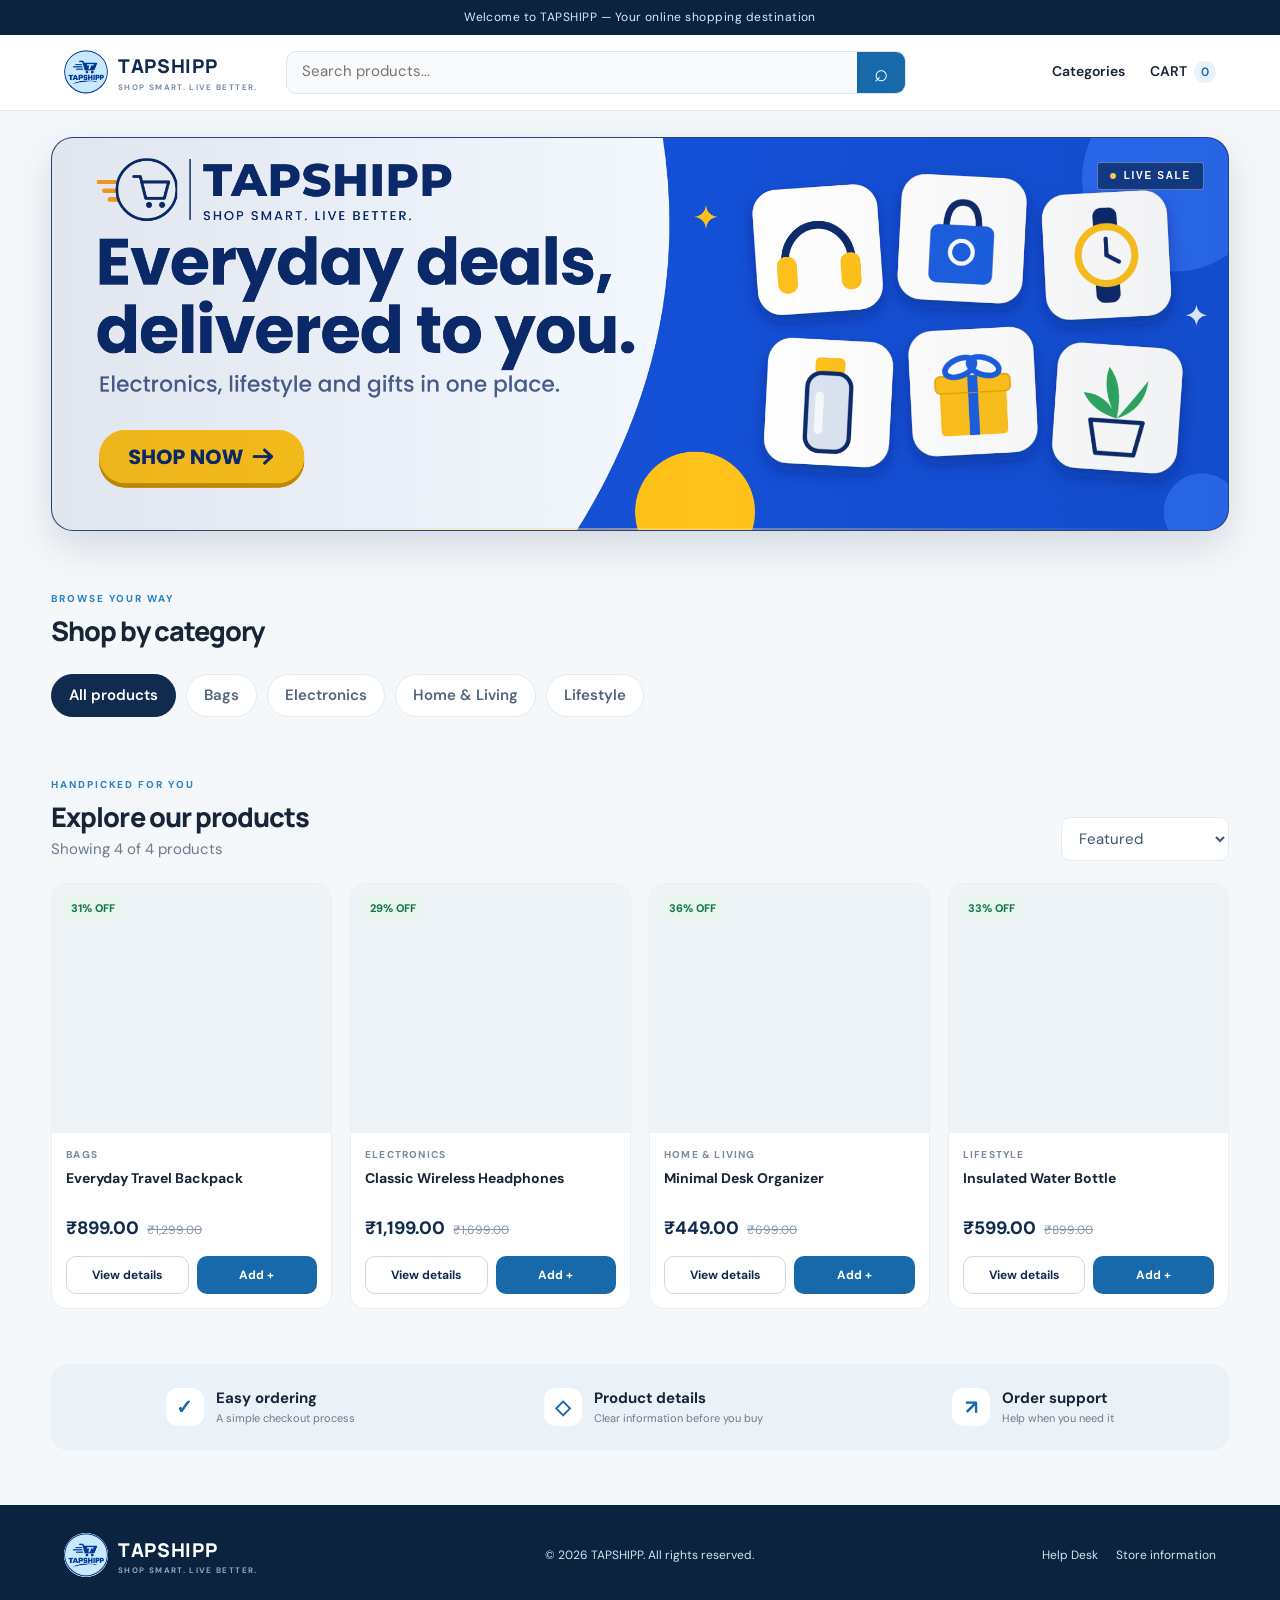
<file: index.html>
<!doctype html>
<html lang="en">
<head>
  <meta charset="utf-8">
  <meta name="viewport" content="width=device-width, initial-scale=1">
  <meta name="theme-color" content="#102b4e">
  <title>TAPSHIPP | Shop Online</title>
  <meta name="description" content="Discover products and shop online with TAPSHIPP.">
  <link rel="stylesheet" href="style.css"><link rel="preconnect" href="https://script.google.com"><link rel="preconnect" href="https://script.googleusercontent.com">
  <script defer src="app.js"></script>
</head>
<body data-page="home">
  <div class="announcement">Welcome to TAPSHIPP — Your online shopping destination</div>
  <header class="site-header">
    <a class="brand" href="index.html"><img class="brand-mark" src="tapshipp-logo.png" alt="TAPSHIPP logo"><span>TAPSHIPP<small>SHOP SMART. LIVE BETTER.</small></span></a>
    <form class="header-search" id="searchForm"><input id="searchInput" type="search" placeholder="Search products..." aria-label="Search products"><button aria-label="Search">⌕</button></form>
    <nav class="header-actions"><a href="#categories">Categories</a><a class="cart-link" href="checkout.html">CART <span id="cartCount" class="count">0</span></a></nav>
  </header>

  <main>
    <section class="hero hero-sale flash-hero flash-poster-hero" aria-label="TAPSHIPP November Mega Sale">
      <a class="flash-poster-link" href="#products" aria-label="Shop the TAPSHIPP sale">
        <img class="flash-poster-image" src="hero-banner.png" alt="TAPSHIPP November Mega Sale — Big deals, better finds. Shop now." fetchpriority="high" decoding="async">
        <span class="flash-poster-shade" aria-hidden="true"></span>
        <span class="flash-poster-live" aria-hidden="true"><span></span> LIVE SALE</span>
        <span class="flash-poster-sweep" aria-hidden="true"></span>
        <span class="flash-poster-glint" aria-hidden="true"></span>
      </a>
    </section>

    <section class="section" id="categories">
      <div class="section-heading"><div><span class="eyebrow">BROWSE YOUR WAY</span><h2>Shop by category</h2></div></div>
      <div id="categoryList" class="category-list"><button class="category-chip active" data-category="all">All products</button></div>
    </section>

    <section class="section" id="products">
      <div class="section-heading product-heading"><div><span class="eyebrow">HANDPICKED FOR YOU</span><h2>Explore our products</h2><p class="muted" id="resultSummary">Discover the latest products in our store.</p></div>
        <select id="sortSelect" class="sort-select" aria-label="Sort products"><option value="featured">Featured</option><option value="price-low">Price: low to high</option><option value="price-high">Price: high to low</option><option value="name">Name: A to Z</option></select>
      </div>
      <div id="productGrid" class="product-grid"><div class="loading">Loading products...</div></div>
      <div id="emptyState" class="empty-state hidden"><strong>No products found</strong><p>Try another search or category.</p><button class="btn btn-outline" id="clearFilters">Clear filters</button></div>
    </section>
    <section class="trust-strip"><div><b>✓</b><span><strong>Easy ordering</strong><small>A simple checkout process</small></span></div><div><b>◇</b><span><strong>Product details</strong><small>Clear information before you buy</small></span></div><div><b>↗</b><span><strong>Order support</strong><small>Help when you need it</small></span></div></section>
  </main>

  <footer class="site-footer">
  <a class="brand footer-brand" href="index.html">
    <img class="brand-mark" src="tapshipp-logo.png" alt="TAPSHIPP logo">
    <span>TAPSHIPP<small>SHOP SMART. LIVE BETTER.</small></span>
  </a>

  <p>© <span id="year"></span> TAPSHIPP. All rights reserved.</p>

  <div>
   <a href="https://docs.google.com/forms/d/e/1FAIpQLSd2cRMRgKp8Gcm7FqmXLo8nlB10rvt4RDgjiMleQ8uYyAydCQ/viewform?usp=dialog" target="_blank" rel="noopener noreferrer">
  Help Desk
</a>
    <a href="store-information.html">Store information</a>
  </div>
</footer>
</file>
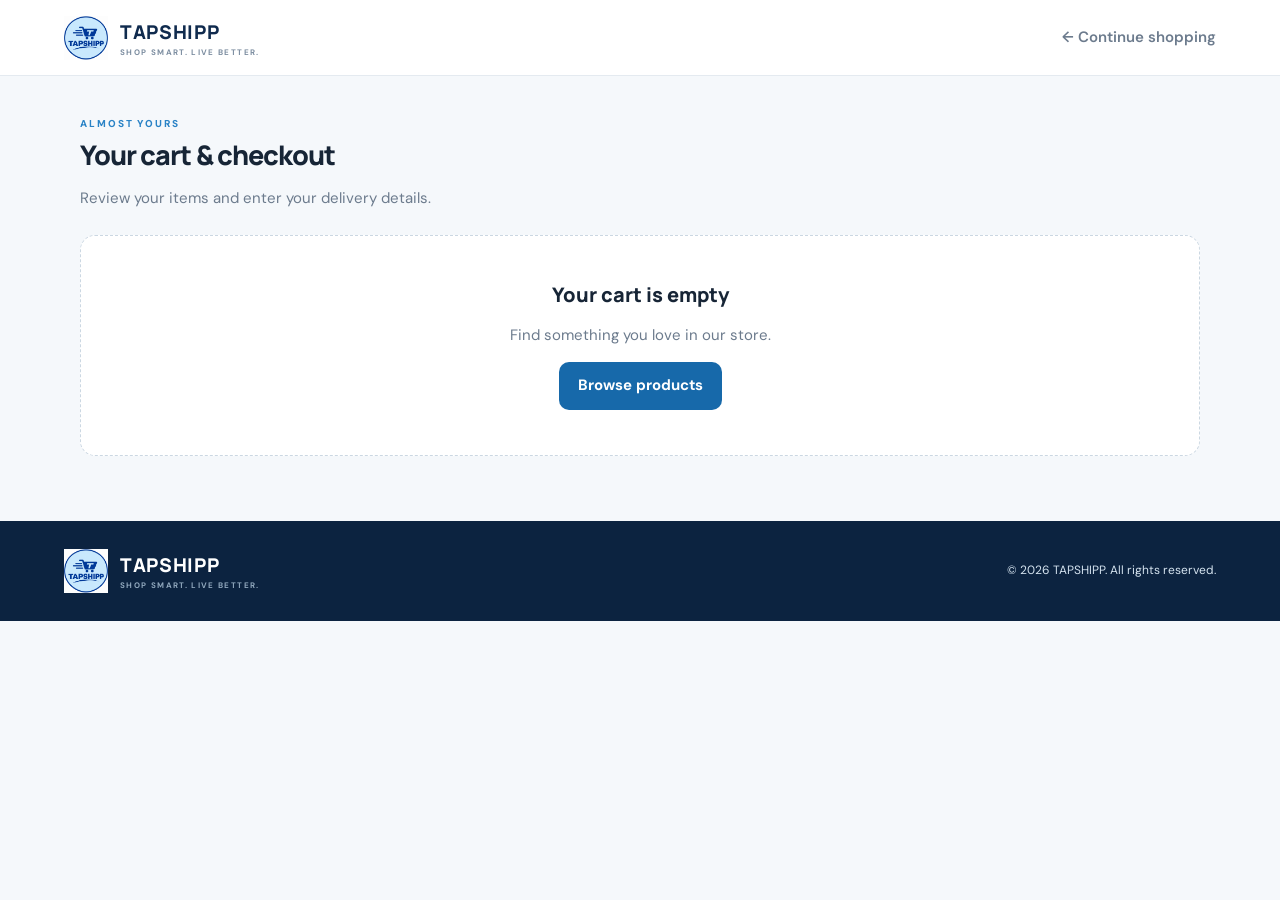
<file: checkout.html>
<!doctype html>
<html lang="en">
<head>
  <meta charset="utf-8">
  <meta name="viewport" content="width=device-width, initial-scale=1">
  <meta name="theme-color" content="#102b4e">

  <title>Your Cart & Checkout | TAPSHIPP</title>

  <link rel="stylesheet" href="style.css">

  <link rel="preconnect" href="https://script.google.com">
  <link rel="preconnect" href="https://script.googleusercontent.com">

  <style>
    /* TAPSHIPP logo - matching the product page */
    .brand-logo {
      width: 44px;
      height: 44px;
      object-fit: contain;
      display: block;
      flex-shrink: 0;
    }

    .brand {
      display: inline-flex;
      align-items: center;
      gap: 12px;
    }
  </style>

  <script src="https://checkout.razorpay.com/v1/checkout.js"></script>
  <script defer src="app.js"></script>
</head>

<body data-page="checkout">

  <!-- HEADER -->
  <header class="site-header">
    <a class="brand" href="index.html">
      <img
        src="tapshipp-logo.png"
        alt="TAPSHIPP Logo"
        class="brand-logo">
      <span>
        TAPSHIPP
        <small>SHOP SMART. LIVE BETTER.</small>
      </span>
    </a>

    <a class="back-link" href="index.html">← Continue shopping</a>
  </header>

  <!-- MAIN CHECKOUT -->
  <main class="page-shell checkout-shell">

    <div class="page-title">
      <span class="eyebrow">ALMOST YOURS</span>
      <h1>Your cart & checkout</h1>
      <p class="muted">Review your items and enter your delivery details.</p>
    </div>

    <!-- EMPTY CART -->
    <div id="checkoutEmpty" class="empty-state hidden">
      <strong>Your cart is empty</strong>
      <p>Find something you love in our store.</p>
      <a class="btn btn-primary" href="index.html">Browse products</a>
    </div>

    <div id="checkoutLayout" class="checkout-layout">

      <section class="checkout-main">

        <!-- CART ITEMS -->
        <div class="panel">
          <div class="panel-heading">
            <h2>1. Your items</h2>
            <button id="clearCart" class="text-button" type="button">
              Clear cart
            </button>
          </div>

          <div id="cartItems"></div>
        </div>

        <!-- CUSTOMER DETAILS -->
        <form id="checkoutForm" class="panel checkout-form">

          <div class="panel-heading">
            <h2>2. Delivery information</h2>
          </div>

          <div class="form-grid">

            <label>
              Full name
              <input
                name="customerName"
                autocomplete="name"
                required
                maxlength="100"
                placeholder="Your full name">
            </label>

            <label>
              Mobile number
              <input
                name="phone"
                type="tel"
                inputmode="numeric"
                autocomplete="tel"
                required
                pattern="[6-9][0-9]{9}"
                maxlength="10"
                placeholder="10-digit mobile number">
            </label>

            <label class="full-field">
              Email address (optional)
              <input
                name="email"
                type="email"
                autocomplete="email"
                maxlength="150"
                placeholder="you@example.com">
            </label>

            <label class="full-field">
              House / building / street
              <textarea
                name="address"
                autocomplete="street-address"
                required
                maxlength="500"
                rows="3"
                placeholder="Enter your complete delivery address"></textarea>
            </label>

            <label>
              City / Town
              <input
                name="city"
                required
                maxlength="80"
                placeholder="City or town">
            </label>

            <label>
              District
              <input
                name="district"
                required
                maxlength="80"
                placeholder="District">
            </label>

            <label>
              State
              <input
                name="state"
                required
                maxlength="80"
                value="Kerala">
            </label>

            <label>
              PIN code
              <input
                name="pincode"
                inputmode="numeric"
                required
                pattern="[1-9][0-9]{5}"
                maxlength="6"
                placeholder="6-digit PIN code">
            </label>

            <label class="full-field">
              Order note (optional)
              <textarea
                name="note"
                rows="2"
                maxlength="300"
                placeholder="Any delivery instructions?"></textarea>
            </label>

          </div>

          <!-- PAYMENT INFORMATION -->
          <div class="payment-note">
            <strong>Secure online payment with Razorpay</strong>
            <p>
              Pay using the payment methods enabled on your Razorpay account,
              such as UPI, cards or netbanking. Your order is confirmed only
              after TAPSHIPP verifies the payment.
            </p>
          </div>

          <!-- CUSTOMER CONSENT -->
          <label class="consent">
            <input type="checkbox" required>
            I confirm that my contact and delivery details are correct.
          </label>

          <!-- PAYMENT BUTTON -->
          <button
            class="btn btn-primary btn-wide"
            type="submit"
            id="placeOrderBtn">
            Pay securely with Razorpay <span>→</span>
          </button>

          <p class="fine-print">
            By placing this order, you agree to the store's delivery,
            return and privacy policies.
          </p>

          <div
            id="checkoutMessage"
            class="form-message"
            role="status">
          </div>

        </form>

      </section>

      <!-- ORDER SUMMARY -->
      <aside class="panel order-summary">

        <h2>Order summary</h2>

        <div class="summary-line">
          <span>Items subtotal</span>
          <strong id="subtotalValue">₹0.00</strong>
        </div>

        <div class="summary-line">
          <span>Delivery</span>
          <strong id="deliveryValue" style="color: #16a34a; font-weight: 700;">FREE</strong>
        </div>

        <div class="summary-line total-line">
          <span>Estimated total</span>
          <strong id="totalValue">₹0.00</strong>
        </div>

        <p class="fine-print">
          Enjoy FREE DELIVERY on your TAPSHIPP order.
          No additional delivery charges apply.
        </p>

      </aside>

    </div>

  </main>

  <!-- FOOTER -->
  <footer class="site-footer">

    <a class="brand footer-brand" href="index.html">
      <img
        src="tapshipp-logo.png"
        alt="TAPSHIPP Logo"
        class="brand-logo">
      <span>
        TAPSHIPP
        <small>SHOP SMART. LIVE BETTER.</small>
      </span>
    </a>

    <p>
      © <span id="year"></span> TAPSHIPP. All rights reserved.
    </p>

  </footer>

</body>
</html>
</file>
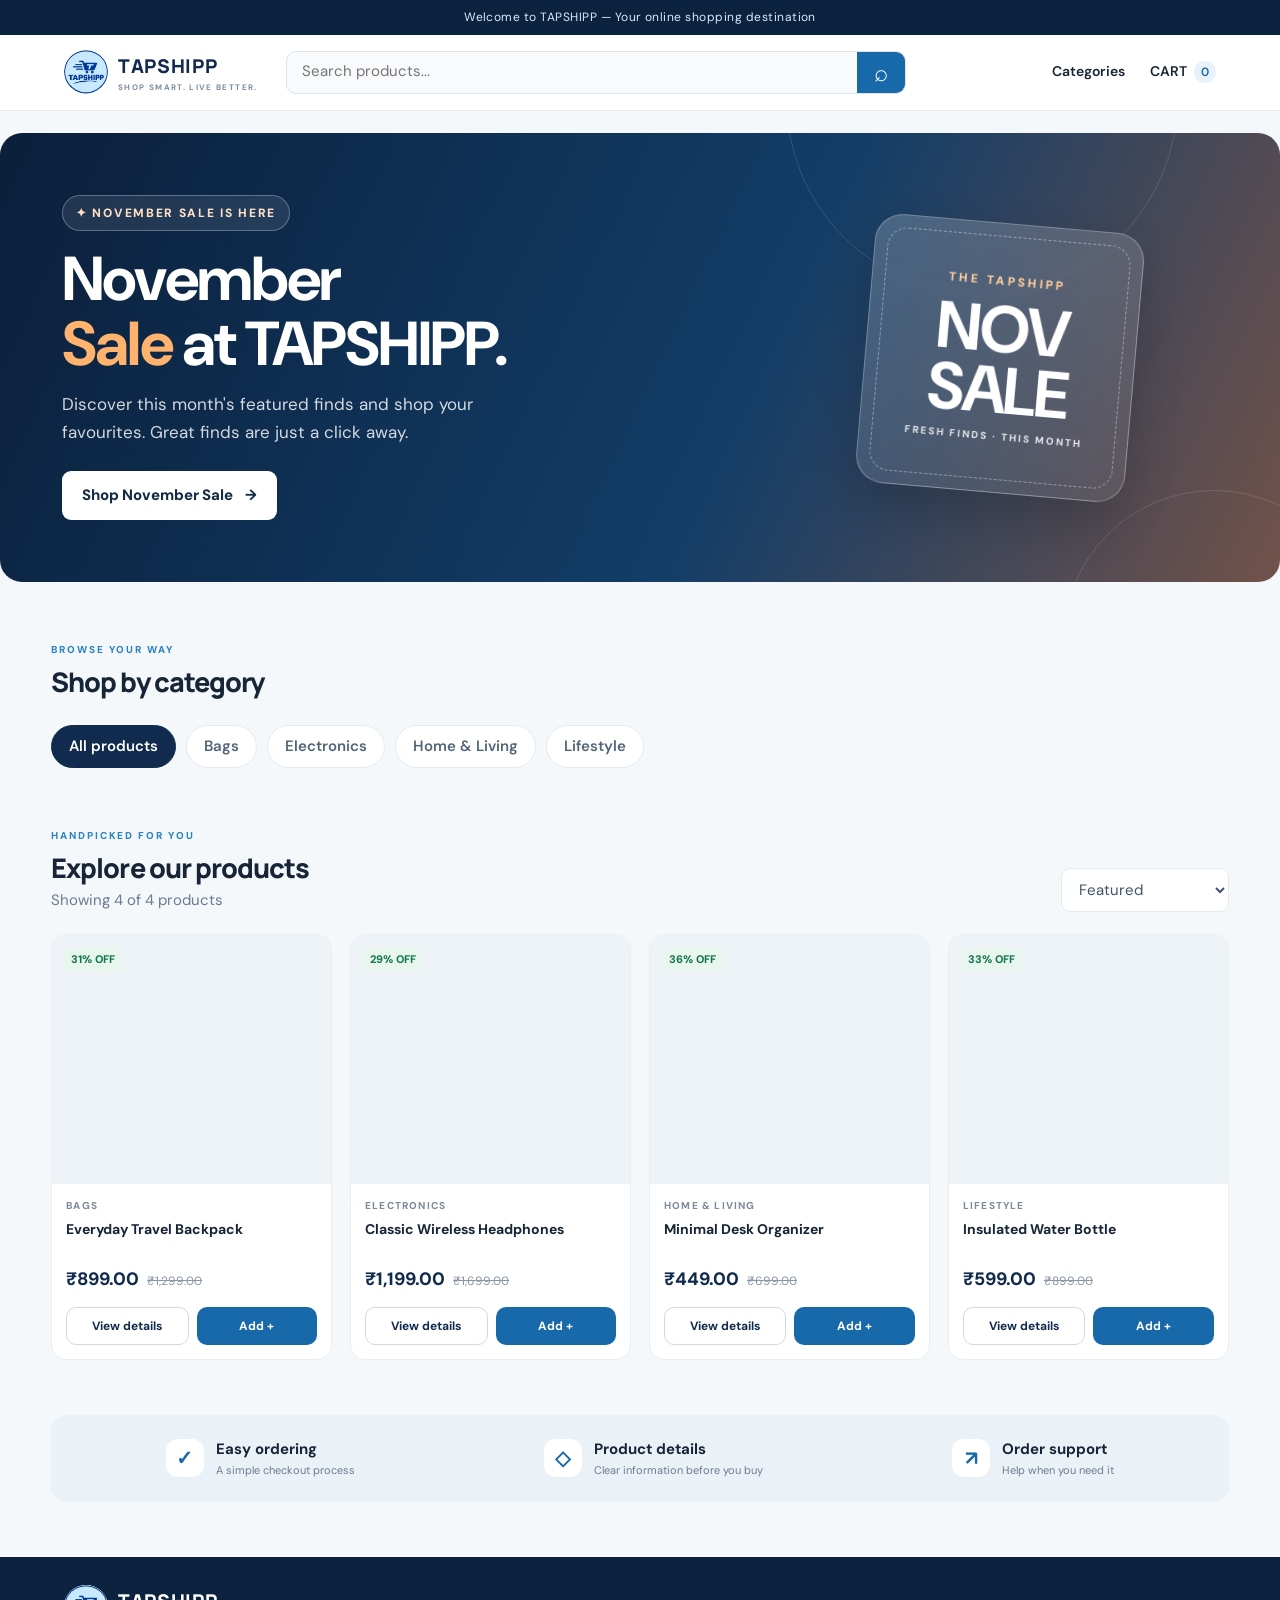
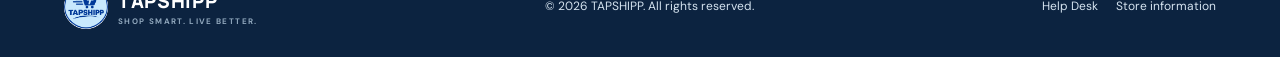
<file: index.html.html>
<!doctype html>
<html lang="en">
<head>
  <meta charset="utf-8">
  <meta name="viewport" content="width=device-width, initial-scale=1">
  <meta name="theme-color" content="#102b4e">
  <title>TAPSHIPP | Shop Online</title>
  <meta name="description" content="Discover products and shop online with TAPSHIPP.">
  <link rel="stylesheet" href="style.css">
  <style>
    /* TAPSHIPP November Sale hero — isolated styles; storefront functionality unchanged */
    .november-hero {
      position: relative;
      isolation: isolate;
      overflow: hidden;
      display: grid;
      grid-template-columns: minmax(0, 1.2fr) minmax(240px, .8fr);
      align-items: center;
      gap: clamp(24px, 5vw, 64px);
      min-height: 340px;
      margin: 22px auto 0;
      padding: clamp(28px, 5vw, 62px);
      border-radius: 22px;
      color: #fff;
      background: linear-gradient(115deg, #0b1f3a 0%, #123d68 58%, #e46b25 150%);
      box-sizing: border-box;
    }
    .november-hero::before,
    .november-hero::after {
      content: "";
      position: absolute;
      z-index: -1;
      border: 1px solid rgba(255,255,255,.13);
      border-radius: 50%;
      pointer-events: none;
    }
    .november-hero::before { width: 390px; height: 390px; right: 8%; top: -230px; }
    .november-hero::after { width: 300px; height: 300px; right: -85px; bottom: -210px; }
    .november-copy { max-width: 620px; }
    .november-kicker {
      display: inline-flex;
      align-items: center;
      gap: 8px;
      margin-bottom: 16px;
      padding: 8px 13px;
      border: 1px solid rgba(255,255,255,.28);
      border-radius: 999px;
      color: #ffe0c4;
      background: rgba(255,255,255,.09);
      font-size: 12px;
      font-weight: 800;
      letter-spacing: 1.7px;
      text-transform: uppercase;
    }
    .november-copy h1 {
      margin: 0 0 14px;
      color: #fff;
      font-size: clamp(36px, 5.4vw, 62px);
      line-height: 1.04;
      letter-spacing: -1.8px;
    }
    .november-copy h1 em { color: #ffb36e; font-style: normal; }
    .november-copy p {
      max-width: 490px;
      margin: 0 0 25px;
      color: rgba(255,255,255,.82);
      font-size: clamp(14px, 1.5vw, 17px);
      line-height: 1.65;
    }
    .november-cta {
      display: inline-flex;
      align-items: center;
      gap: 12px;
      padding: 13px 20px;
      border-radius: 9px;
      color: #142b45 !important;
      background: #fff;
      font-weight: 800;
      text-decoration: none;
      transition: transform .2s ease, box-shadow .2s ease;
    }
    .november-cta:hover { transform: translateY(-2px); box-shadow: 0 9px 24px rgba(0,0,0,.2); }
    .november-art {
      display: flex;
      justify-content: center;
      align-items: center;
      min-height: 220px;
    }
    .november-sale-card {
      position: relative;
      display: flex;
      flex-direction: column;
      justify-content: center;
      align-items: center;
      width: min(100%, 270px);
      aspect-ratio: 1 / 1;
      border: 1px solid rgba(255,255,255,.3);
      border-radius: 28px;
      background: linear-gradient(145deg, rgba(255,255,255,.2), rgba(255,255,255,.06));
      box-shadow: 0 22px 55px rgba(0,0,0,.2);
      transform: rotate(5deg);
      text-align: center;
      backdrop-filter: blur(5px);
    }
    .november-sale-card::before {
      content: "";
      position: absolute;
      inset: 12px;
      border: 1px dashed rgba(255,255,255,.4);
      border-radius: 20px;
    }
    .november-sale-card span {
      color: #ffcf9f;
      font-size: 12px;
      font-weight: 800;
      letter-spacing: 3px;
    }
    .november-sale-card strong {
      margin: 10px 0 7px;
      color: #fff;
      font-size: clamp(43px, 6vw, 66px);
      line-height: .92;
      letter-spacing: -2px;
    }
    .november-sale-card small {
      color: rgba(255,255,255,.85);
      font-size: 10px;
      font-weight: 800;
      letter-spacing: 2px;
    }
    @media (max-width: 700px) {
      .november-hero {
        grid-template-columns: 1fr;
        gap: 10px;
        min-height: 0;
        margin-top: 12px;
        padding: 30px 23px 22px;
        border-radius: 16px;
      }
      .november-copy h1 { font-size: clamp(37px, 10vw, 50px); }
      .november-art { min-height: 175px; }
      .november-sale-card { width: 165px; }
      .november-sale-card strong { font-size: 43px; }
    }
    @media (prefers-reduced-motion: reduce) {
      .november-cta { transition: none; }
    }
  </style>

  <link rel="preconnect" href="https://script.google.com"><link rel="preconnect" href="https://script.googleusercontent.com">
  <script defer src="app.js"></script>
</head>
<body data-page="home">
  <div class="announcement">Welcome to TAPSHIPP — Your online shopping destination</div>
  <header class="site-header">
    <a class="brand" href="index.html"><img class="brand-mark" src="tapshipp-logo.png" alt="TAPSHIPP logo"><span>TAPSHIPP<small>SHOP SMART. LIVE BETTER.</small></span></a>
    <form class="header-search" id="searchForm"><input id="searchInput" type="search" placeholder="Search products..." aria-label="Search products"><button aria-label="Search">⌕</button></form>
    <nav class="header-actions"><a href="#categories">Categories</a><a class="cart-link" href="checkout.html">CART <span id="cartCount" class="count">0</span></a></nav>
  </header>

  <main>
    <section class="november-hero" aria-label="TAPSHIPP November Sale">
      <div class="november-copy">
        <span class="november-kicker">✦ November Sale is here</span>
        <h1>November<br><em>Sale</em> at TAPSHIPP.</h1>
        <p>Discover this month's featured finds and shop your favourites. Great finds are just a click away.</p>
        <a class="november-cta" href="#products">Shop November Sale <span aria-hidden="true">→</span></a>
      </div>
      <div class="november-art" aria-hidden="true">
        <div class="november-sale-card">
          <span>THE TAPSHIPP</span>
          <strong>NOV<br>SALE</strong>
          <small>FRESH FINDS · THIS MONTH</small>
        </div>
      </div>
    </section>

    <section class="section" id="categories">
      <div class="section-heading"><div><span class="eyebrow">BROWSE YOUR WAY</span><h2>Shop by category</h2></div></div>
      <div id="categoryList" class="category-list"><button class="category-chip active" data-category="all">All products</button></div>
    </section>

    <section class="section" id="products">
      <div class="section-heading product-heading"><div><span class="eyebrow">HANDPICKED FOR YOU</span><h2>Explore our products</h2><p class="muted" id="resultSummary">Discover the latest products in our store.</p></div>
        <select id="sortSelect" class="sort-select" aria-label="Sort products"><option value="featured">Featured</option><option value="price-low">Price: low to high</option><option value="price-high">Price: high to low</option><option value="name">Name: A to Z</option></select>
      </div>
      <div id="productGrid" class="product-grid"><div class="loading">Loading products...</div></div>
      <div id="emptyState" class="empty-state hidden"><strong>No products found</strong><p>Try another search or category.</p><button class="btn btn-outline" id="clearFilters">Clear filters</button></div>
    </section>
    <section class="trust-strip"><div><b>✓</b><span><strong>Easy ordering</strong><small>A simple checkout process</small></span></div><div><b>◇</b><span><strong>Product details</strong><small>Clear information before you buy</small></span></div><div><b>↗</b><span><strong>Order support</strong><small>Help when you need it</small></span></div></section>
  </main>

  <footer class="site-footer">
  <a class="brand footer-brand" href="index.html">
    <img class="brand-mark" src="tapshipp-logo.png" alt="TAPSHIPP logo">
    <span>TAPSHIPP<small>SHOP SMART. LIVE BETTER.</small></span>
  </a>

  <p>© <span id="year"></span> TAPSHIPP. All rights reserved.</p>

  <div>
   <a href="https://docs.google.com/forms/d/e/1FAIpQLSd2cRMRgKp8Gcm7FqmXLo8nlB10rvt4RDgjiMleQ8uYyAydCQ/viewform?usp=dialog" target="_blank" rel="noopener noreferrer">
  Help Desk
</a>
    <a href="store-information.html">Store information</a>
  </div>
</footer>
</file>
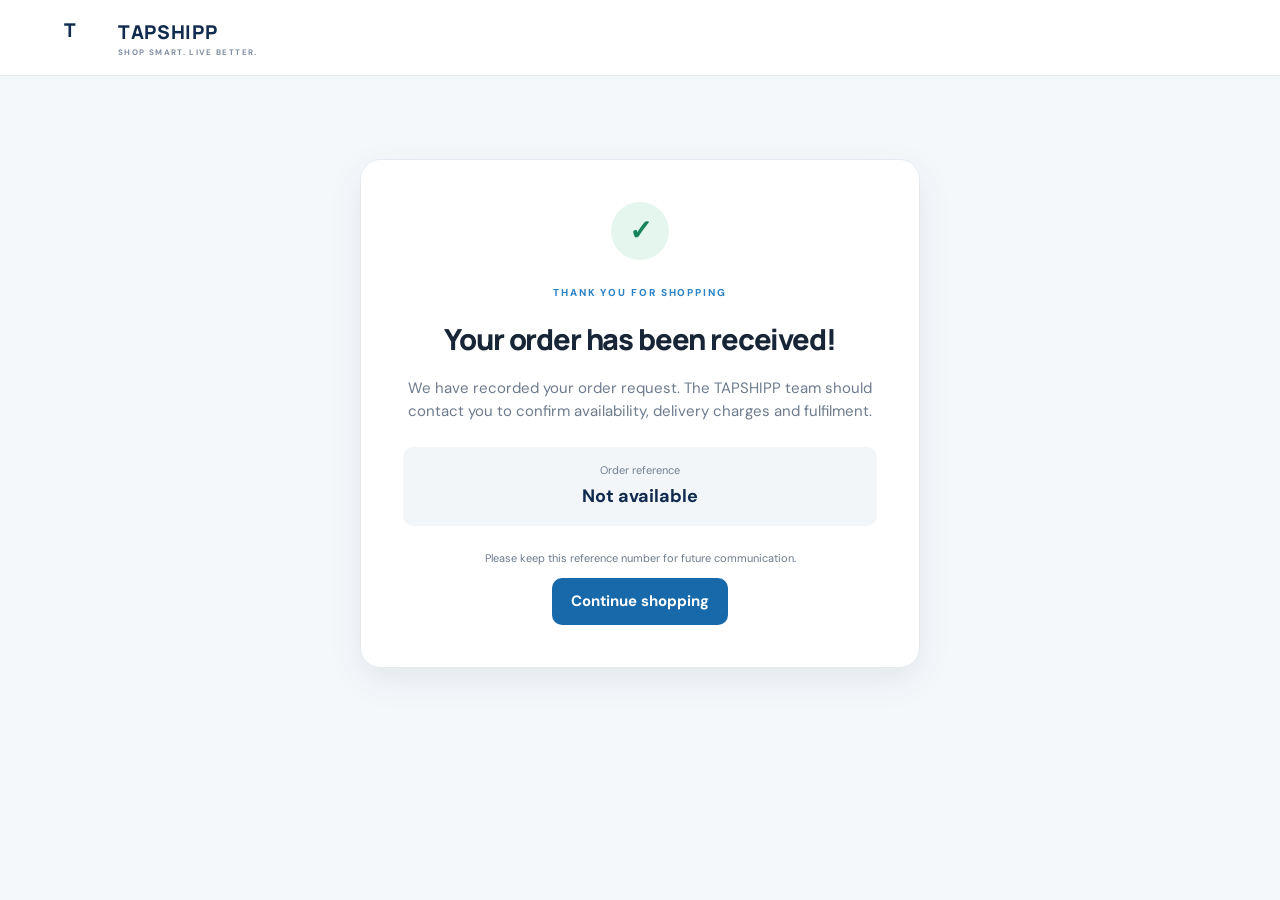
<file: order-success.html>
<!doctype html>
<html lang="en">
<head><meta charset="utf-8"><meta name="viewport" content="width=device-width, initial-scale=1"><meta name="theme-color" content="#102b4e"><title>Order received | TAPSHIPP</title><link rel="stylesheet" href="style.css"></head>
<body>
  <header class="site-header"><a class="brand" href="index.html"><span class="brand-mark">T</span><span>TAPSHIPP<small>SHOP SMART. LIVE BETTER.</small></span></a></header>
  <main class="success-wrap"><div class="success-card"><div class="success-icon">✓</div><span class="eyebrow">THANK YOU FOR SHOPPING</span><h1>Your order has been received!</h1><p>We have recorded your order request. The TAPSHIPP team should contact you to confirm availability, delivery charges and fulfilment.</p><div class="order-reference">Order reference<strong id="orderReference">Loading...</strong></div><p class="muted small">Please keep this reference number for future communication.</p><a class="btn btn-primary" href="index.html">Continue shopping</a></div></main>
  <script>
    const id = new URLSearchParams(location.search).get('id') || sessionStorage.getItem('tapshipp_last_order') || 'Not available';
    document.getElementById('orderReference').textContent = id;
  </script>
</body>
</html>
</file>
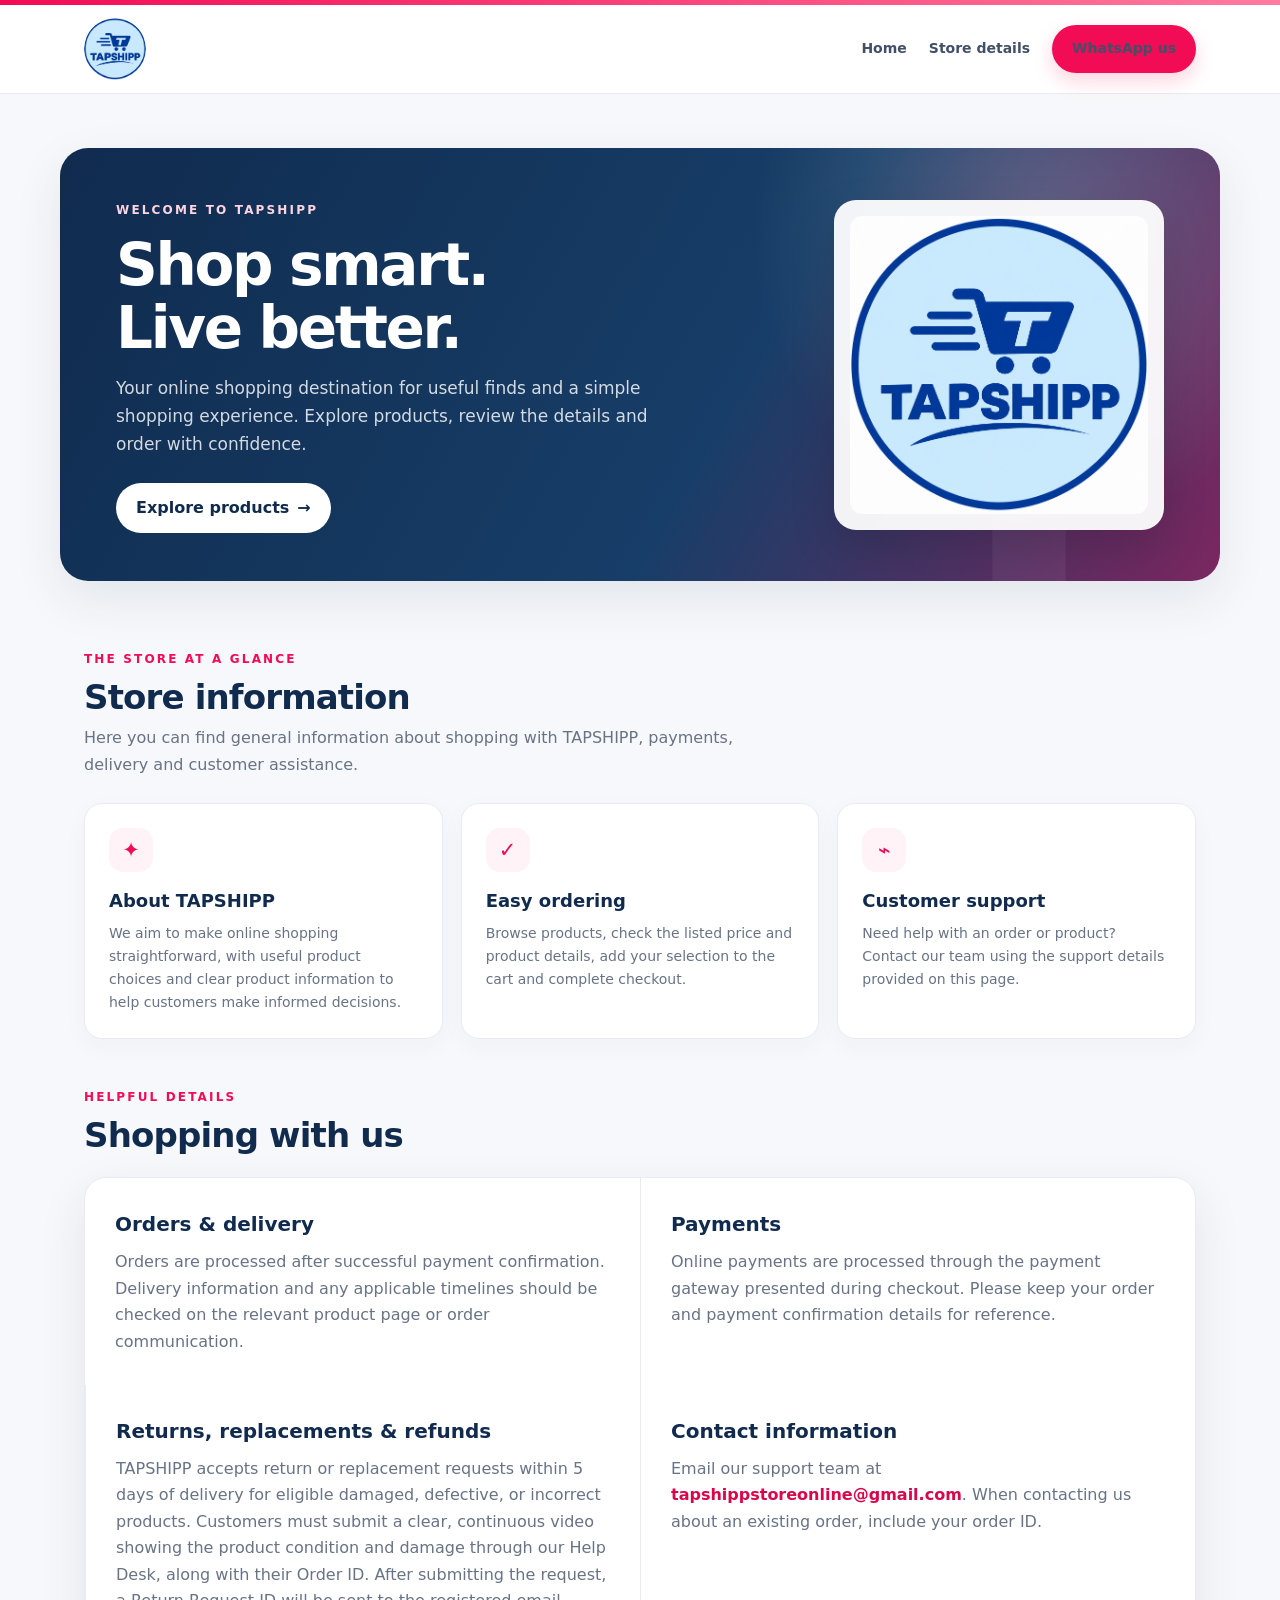
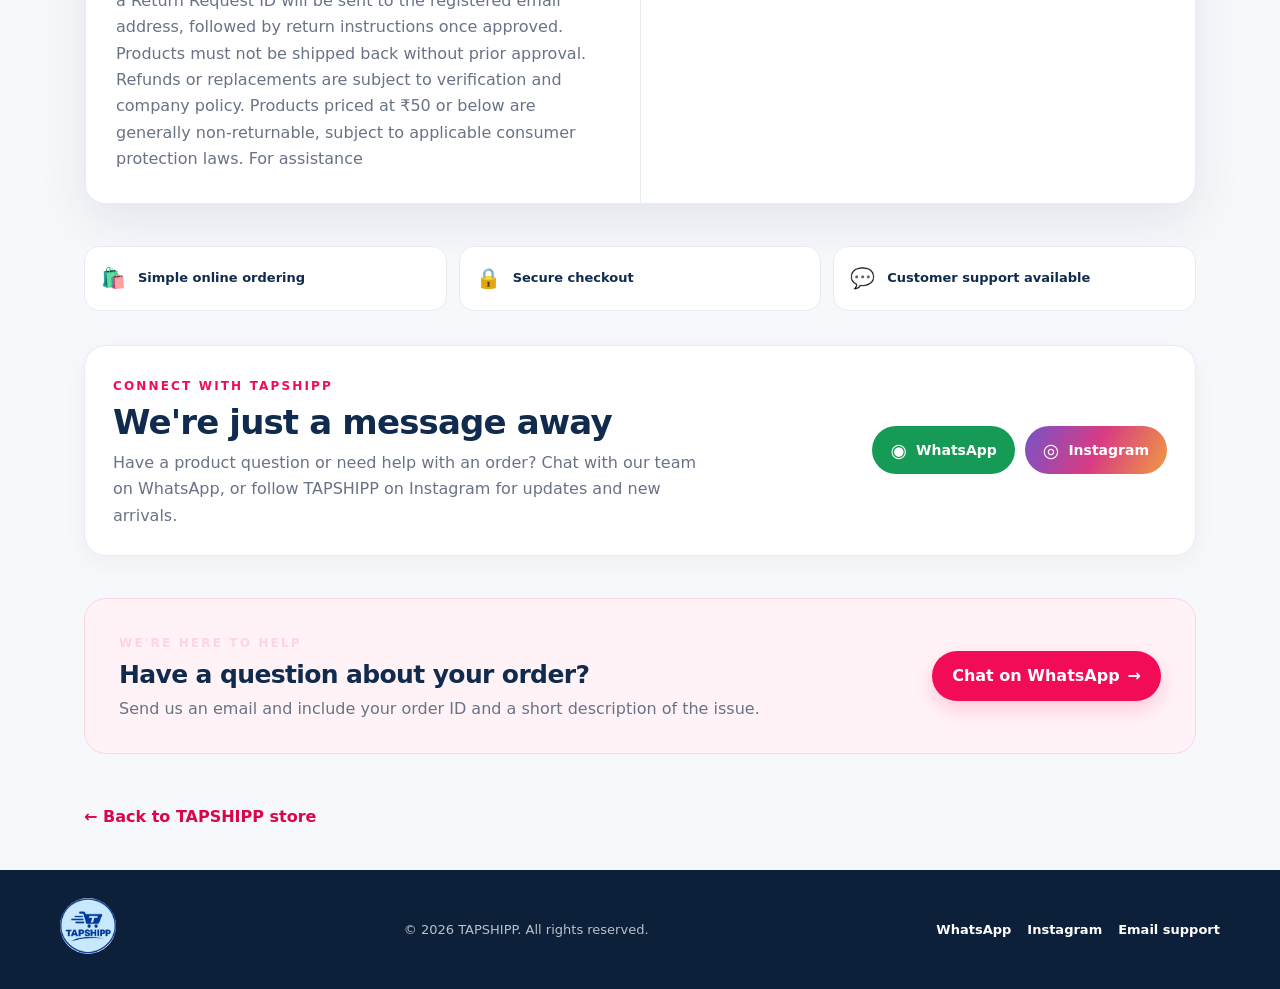
<file: store-information.html>
<!doctype html>
<html lang="en">
<head>
  <meta charset="utf-8">
  <meta name="viewport" content="width=device-width, initial-scale=1">
  <meta name="theme-color" content="#f20b55">
  <meta name="description" content="Discover TAPSHIPP, explore shopping information and connect with customer support on WhatsApp and Instagram.">
  <title>Store Information | TAPSHIPP</title>
  <style>
    :root {
      --pink: #f20b55;
      --pink-dark: #d90749;
      --navy: #102b4e;
      --ink: #172338;
      --muted: #687386;
      --line: #e8ebf1;
      --soft: #fff3f7;
      --white: #fff;
      --shadow: 0 18px 50px rgba(16, 43, 78, .09);
    }
    * { box-sizing: border-box; }
    html { scroll-behavior: smooth; }
    body {
      margin: 0; color: var(--ink); background: #f7f8fb;
      font-family: Inter, ui-sans-serif, system-ui, -apple-system, BlinkMacSystemFont, "Segoe UI", sans-serif;
      line-height: 1.65;
    }
    a { color: inherit; }
    .topline { height: 5px; background: linear-gradient(90deg, var(--pink), #ff7b9f); }
    .header {
      position: sticky; top: 0; z-index: 10; background: rgba(255,255,255,.94);
      backdrop-filter: blur(12px); border-bottom: 1px solid var(--line);
    }
    .nav {
      max-width: 1160px; margin: auto; padding: 13px 24px;
      display: flex; align-items: center; justify-content: space-between; gap: 20px;
    }
    .logo-link { display: inline-flex; align-items: center; text-decoration: none; }
    .logo { display: block; width: 62px; height: 62px; max-height: none; object-fit: contain; border-radius: 50%; }
    .nav-links { display: flex; align-items: center; gap: 22px; }
    .nav-links a { text-decoration: none; font-size: 14px; font-weight: 650; color: #425067; }
    .nav-links a:hover { color: var(--pink); }
    .nav-cta, .button {
      display: inline-flex; align-items: center; justify-content: center; gap: 8px;
      border: 0; border-radius: 999px; background: var(--pink); color: white;
      padding: 12px 20px; font-weight: 750; text-decoration: none; cursor: pointer;
      box-shadow: 0 8px 20px rgba(242,11,85,.18); transition: .2s ease;
    }
    .nav-cta:hover, .button:hover { background: var(--pink-dark); transform: translateY(-1px); }
    .hero-wrap { padding: 54px 24px 28px; }
    .hero {
      max-width: 1160px; margin: auto; min-height: 330px; border-radius: 28px;
      overflow: hidden; position: relative; display: grid; grid-template-columns: 1.2fr .8fr;
      align-items: center; padding: 48px 56px;
      background: radial-gradient(circle at 85% 20%, rgba(255,255,255,.22), transparent 28%),
                  linear-gradient(120deg, #102b4e 0%, #173e68 58%, #f20b55 150%);
      color: white; box-shadow: var(--shadow);
    }
    .hero:after {
      content: "T"; position: absolute; right: 5%; bottom: -145px; font-size: 390px;
      line-height: 1; font-weight: 900; color: rgba(255,255,255,.055); pointer-events: none;
    }
    .eyebrow { display: inline-block; color: #ffd4e1; font-size: 12px; font-weight: 800; letter-spacing: .18em; }
    h1 { margin: 12px 0 14px; font-size: clamp(36px, 5vw, 58px); line-height: 1.08; letter-spacing: -.04em; }
    .hero p { max-width: 560px; color: rgba(255,255,255,.82); font-size: 17px; margin: 0 0 25px; }
    .hero .button { background: white; color: var(--navy); box-shadow: none; }
    .hero .button:hover { background: #ffeaf1; }
    .hero-logo-panel {
      position: relative; z-index: 1; justify-self: end; width: min(100%, 330px);
      padding: 16px; border-radius: 22px; background: rgba(255,255,255,.94);
      box-shadow: 0 18px 45px rgba(0,0,0,.15);
    }
    .hero-logo-panel img { display: block; width: 100%; border-radius: 12px; }
    .content { max-width: 1160px; margin: 0 auto; padding: 24px; }
    .section-heading { margin: 12px 0 22px; }
    .section-heading .eyebrow { color: var(--pink); }
    h2 { margin: 5px 0; color: var(--navy); font-size: clamp(25px, 3vw, 34px); line-height: 1.2; letter-spacing: -.025em; }
    .intro { color: var(--muted); max-width: 700px; margin: 8px 0 0; }
    .feature-grid { display: grid; grid-template-columns: repeat(3, 1fr); gap: 18px; margin: 25px 0 44px; }
    .feature {
      padding: 24px; background: white; border: 1px solid var(--line); border-radius: 18px;
      box-shadow: 0 8px 24px rgba(16,43,78,.035);
    }
    .icon {
      width: 44px; height: 44px; display: grid; place-items: center; border-radius: 14px;
      color: var(--pink); background: var(--soft); font-size: 21px; font-weight: 800;
    }
    .feature h3 { margin: 14px 0 6px; color: var(--navy); font-size: 18px; }
    .feature p { margin: 0; color: var(--muted); font-size: 14px; }
    .info-panel {
      display: grid; grid-template-columns: 1fr 1fr; gap: 0; overflow: hidden;
      background: white; border: 1px solid var(--line); border-radius: 22px; box-shadow: var(--shadow);
      margin: 20px 0 42px;
    }
    .info-block { padding: 30px; }
    .info-block + .info-block { border-left: 1px solid var(--line); }
    .info-block h3 { margin: 0 0 8px; color: var(--navy); font-size: 20px; }
    .info-block p { margin: 0; color: var(--muted); }
    .info-block a { color: var(--pink-dark); font-weight: 700; text-decoration: none; }
    .info-block a:hover { text-decoration: underline; }
    .support {
      display: flex; justify-content: space-between; align-items: center; gap: 22px;
      padding: 30px 34px; margin: 10px 0 50px; border-radius: 22px;
      background: var(--soft); border: 1px solid #ffd5e2;
    }
    .support h2 { font-size: 25px; }
    .support p { margin: 6px 0 0; color: var(--muted); }
    .footer { background: #0c2039; color: rgba(255,255,255,.72); padding: 28px 24px; }
    .footer-inner { max-width: 1160px; margin: auto; display: flex; align-items: center; justify-content: space-between; gap: 18px; }
    .footer img { width: 56px; height: 56px; object-fit: contain; border-radius: 50%; }
    .footer p { margin: 0; font-size: 13px; }
    .footer a { color: white; text-decoration: none; font-size: 13px; font-weight: 650; }
    .back-link { color: var(--pink-dark); text-decoration: none; font-weight: 750; }
    /* Tablet and mobile layout */

    .social-section { margin: 26px 0 42px; }
    .social-card {
      display: flex; align-items: center; justify-content: space-between; gap: 20px;
      padding: 26px 28px; background: #fff; border: 1px solid var(--line);
      border-radius: 22px; box-shadow: 0 8px 24px rgba(16,43,78,.045);
    }
    .social-copy { max-width: 590px; }
    .social-copy h2 { margin: 4px 0 7px; }
    .social-copy p { margin: 0; color: var(--muted); }
    .social-actions { display: flex; flex-wrap: wrap; gap: 10px; }
    .social-btn {
      display: inline-flex; align-items: center; justify-content: center; gap: 9px;
      min-height: 48px; padding: 12px 18px; border-radius: 999px;
      color: #fff; text-decoration: none; font-weight: 750; font-size: 14px;
      transition: transform .2s ease, box-shadow .2s ease;
    }
    .social-btn:hover { transform: translateY(-2px); box-shadow: 0 9px 20px rgba(0,0,0,.12); }
    .social-btn.whatsapp { background: #159b55; }
    .social-btn.instagram { background: linear-gradient(115deg,#7654c8,#d83b83,#f09a42); }
    .social-icon { font-size: 19px; line-height: 1; }
    .trust-strip {
      display: grid; grid-template-columns: repeat(3,1fr); gap: 12px; margin: 0 0 34px;
    }
    .trust-item {
      display: flex; align-items: center; gap: 12px; padding: 15px 16px;
      background: #fff; border: 1px solid var(--line); border-radius: 15px;
      color: var(--navy); font-size: 13px; font-weight: 700;
    }
    .trust-item span:first-child { font-size: 20px; }
    .footer-social { display:flex; align-items:center; gap:16px; flex-wrap:wrap; }
    .footer-social a { white-space: nowrap; }
    @media (max-width:760px) {
      .social-card { align-items: stretch; flex-direction: column; padding: 22px 19px; }
      .social-actions { display: grid; grid-template-columns: 1fr 1fr; }
      .social-btn { padding: 12px 10px; font-size: 13px; }
      .trust-strip { grid-template-columns: 1fr; gap: 9px; margin-bottom: 27px; }
      .trust-item { padding: 13px 14px; }
      .footer-social { justify-content: center; }
    }
    @media (max-width:380px) {
      .social-actions { grid-template-columns: 1fr; }
    }

    @media (max-width: 900px) {
      .hero { padding: 42px 38px; }
      .hero-logo-panel { width: min(100%, 285px); }
      .feature-grid { grid-template-columns: repeat(2, minmax(0, 1fr)); }
    }
    @media (max-width: 760px) {
      body { font-size: 15px; }
      .nav { padding: 10px 16px; min-height: 68px; }
      .logo { width: 52px; height: 52px; max-height: none; }
      .nav-links { gap: 8px; }
      .nav-links a:not(.nav-cta) { display: none; }
      .nav-cta { min-height: 42px; padding: 10px 14px; font-size: 13px; }
      .hero-wrap { padding: 18px 12px 12px; }
      .hero {
        grid-template-columns: minmax(0, 1fr); padding: 30px 22px;
        min-height: auto; border-radius: 21px; gap: 22px;
      }
      .hero h1 { font-size: clamp(34px, 10vw, 48px); }
      .hero p { font-size: 15px; line-height: 1.6; }
      .hero-logo-panel { justify-self: center; width: min(100%, 250px); padding: 10px; }
      .button { min-height: 46px; padding: 12px 18px; }
      .content { padding: 22px 15px; }
      .section-heading { margin-bottom: 17px; }
      .intro { font-size: 14px; }
      .feature-grid { grid-template-columns: minmax(0, 1fr); gap: 12px; margin: 18px 0 34px; }
      .feature { padding: 19px; border-radius: 16px; }
      .feature h3 { margin-top: 11px; }
      .info-panel { grid-template-columns: minmax(0, 1fr); border-radius: 17px; margin-bottom: 30px; }
      .info-block { padding: 22px 19px; }
      .info-block + .info-block { border-left: 0; border-top: 1px solid var(--line); }
      .support { align-items: stretch; flex-direction: column; padding: 23px 19px; margin-bottom: 35px; border-radius: 17px; }
      .support h2 { font-size: 23px; }
      .support .button { width: 100%; }
      .footer { padding: 25px 16px; }
      .footer-inner { flex-direction: column; text-align: center; gap: 13px; }
      .footer img { width: 50px; height: 50px; }
      a { -webkit-tap-highlight-color: rgba(242,11,85,.12); }
    }
    @media (max-width: 380px) {
      .nav { padding-left: 12px; padding-right: 12px; }
      .logo { width: 46px; height: 46px; }
      .nav-cta { padding: 9px 11px; font-size: 12px; }
      .hero { padding: 26px 18px; }
      .content { padding-left: 13px; padding-right: 13px; }
      .info-block { padding: 19px 16px; }
    }
  </style>
</head>
<body>
  <div class="topline"></div>
  <header class="header">
    <nav class="nav" aria-label="Main navigation">
      <a class="logo-link" href="index.html" aria-label="TAPSHIPP home">
        <img class="logo" src="tapshipp-logo.png" alt="TAPSHIPP logo">
      </a>
      <div class="nav-links">
        <a href="index.html">Home</a>
        <a href="#store-details">Store details</a>
        <a class="nav-cta" href="https://wa.me/91YOURNUMBER" target="_blank" rel="noopener">WhatsApp us</a>
      </div>
    </nav>
  </header>

  <main>
    <section class="hero-wrap">
      <div class="hero">
        <div>
          <span class="eyebrow">WELCOME TO TAPSHIPP</span>
          <h1>Shop smart.<br>Live better.</h1>
          <p>Your online shopping destination for useful finds and a simple shopping experience. Explore products, review the details and order with confidence.</p>
          <a class="button" href="index.html#products">Explore products <span aria-hidden="true">→</span></a>
        </div>
        <div class="hero-logo-panel">
          <img src="tapshipp-logo.png" alt="TAPSHIPP — Shop smart. Live better.">
        </div>
      </div>
    </section>

    <section class="content" id="store-details">
      <div class="section-heading">
        <span class="eyebrow">THE STORE AT A GLANCE</span>
        <h2>Store information</h2>
        <p class="intro">Here you can find general information about shopping with TAPSHIPP, payments, delivery and customer assistance.</p>
      </div>

      <div class="feature-grid">
        <article class="feature">
          <div class="icon" aria-hidden="true">✦</div>
          <h3>About TAPSHIPP</h3>
          <p>We aim to make online shopping straightforward, with useful product choices and clear product information to help customers make informed decisions.</p>
        </article>
        <article class="feature">
          <div class="icon" aria-hidden="true">✓</div>
          <h3>Easy ordering</h3>
          <p>Browse products, check the listed price and product details, add your selection to the cart and complete checkout.</p>
        </article>
        <article class="feature">
          <div class="icon" aria-hidden="true">⌁</div>
          <h3>Customer support</h3>
          <p>Need help with an order or product? Contact our team using the support details provided on this page.</p>
        </article>
      </div>

      <div class="section-heading">
        <span class="eyebrow">HELPFUL DETAILS</span>
        <h2>Shopping with us</h2>
      </div>
      <div class="info-panel">
        <div class="info-block">
          <h3>Orders & delivery</h3>
          <p>Orders are processed after successful payment confirmation. Delivery information and any applicable timelines should be checked on the relevant product page or order communication.</p>
        </div>
        <div class="info-block">
          <h3>Payments</h3>
          <p>Online payments are processed through the payment gateway presented during checkout. Please keep your order and payment confirmation details for reference.</p>
        </div>
        <div class="info-block">
          <h3>Returns, replacements & refunds</h3>
          <p>TAPSHIPP accepts return or replacement requests within 5 days of delivery for eligible damaged, defective, or incorrect products. Customers must submit a clear, continuous video showing the product condition and damage through our Help Desk, along with their Order ID. After submitting the request, a Return Request ID will be sent to the registered email address, followed by return instructions once approved. Products must not be shipped back without prior approval. Refunds or replacements are subject to verification and company policy. Products priced at ₹50 or below are generally non-returnable, subject to applicable consumer protection laws. For assistance</p>
        </div>
        <div class="info-block">
          <h3>Contact information</h3>
          <p>Email our support team at <a href="mailto:tapshippstoreonline@gmail.com">tapshippstoreonline@gmail.com</a>. When contacting us about an existing order, include your order ID.</p>
        </div>
      </div>


      <div class="trust-strip" aria-label="Shopping highlights">
        <div class="trust-item"><span aria-hidden="true">🛍️</span><span>Simple online ordering</span></div>
        <div class="trust-item"><span aria-hidden="true">🔒</span><span>Secure checkout</span></div>
        <div class="trust-item"><span aria-hidden="true">💬</span><span>Customer support available</span></div>
      </div>

      <section class="social-section" aria-labelledby="social-heading">
        <div class="social-card">
          <div class="social-copy">
            <span class="eyebrow" style="color:var(--pink)">CONNECT WITH TAPSHIPP</span>
            <h2 id="social-heading">We're just a message away</h2>
            <p>Have a product question or need help with an order? Chat with our team on WhatsApp, or follow TAPSHIPP on Instagram for updates and new arrivals.</p>
          </div>
          <div class="social-actions">
            <a class="social-btn whatsapp" href="https://wa.me/918075425105" target="_blank" rel="noopener noreferrer" aria-label="Chat with TAPSHIPP on WhatsApp">
              <span class="social-icon" aria-hidden="true">◉</span> WhatsApp
            </a>
            <a class="social-btn instagram" href="https://www.instagram.com/tap_shipp?cplk=aG1ldWRrbWo2MTFj&utm_source=qr" target="_blank" rel="noopener noreferrer" aria-label="Follow TAPSHIPP on Instagram">
              <span class="social-icon" aria-hidden="true">◎</span> Instagram
            </a>
          </div>
        </div>
      </section>

      <div class="support">
        <div>
          <span class="eyebrow">WE'RE HERE TO HELP</span>
          <h2>Have a question about your order?</h2>
          <p>Send us an email and include your order ID and a short description of the issue.</p>
        </div>
        <a class="button" href="https://wa.me/9633078839?text=Hello%20TAPSHIPP%2C%20I%20need%20help%20with%20my%20order." target="_blank" rel="noopener noreferrer">Chat on WhatsApp <span aria-hidden="true">→</span></a>
      </div>
      <p><a class="back-link" href="index.html">← Back to TAPSHIPP store</a></p>
    </section>
  </main>

  <footer class="footer">
    <div class="footer-inner">
      <a href="index.html" aria-label="TAPSHIPP home"><img src="tapshipp-logo.png" alt="TAPSHIPP"></a>
      <p>© <span id="year"></span> TAPSHIPP. All rights reserved.</p>
      <div class="footer-social"><a href="https://wa.me/917356828624" target="_blank" rel="noopener noreferrer">WhatsApp</a><a href="https://www.instagram.com/YOURUSERNAME/" target="_blank" rel="noopener noreferrer">Instagram</a><a href="mailto:tapshippstoreonline@gmail.com">Email support</a></div>
    </div>
  </footer>
  <script>
    document.getElementById("year").textContent = new Date().getFullYear();
  </script>
</body>
</html>
</file>
<file: style.css>
@import url('https://fonts.googleapis.com/css2?family=DM+Sans:wght@400;500;600;700;800&family=Manrope:wght@400;500;600;700;800&display=swap');
:root{--navy:#102b4e;--blue:#1769aa;--blue2:#2589d7;--ink:#172536;--muted:#6c7b8d;--line:#e4eaf0;--bg:#f5f8fb;--white:#fff;--green:#16845b;--red:#c44545;--shadow:0 12px 35px rgba(16,43,78,.08);--radius:18px}
*{box-sizing:border-box}html{scroll-behavior:smooth}body{margin:0;background:var(--bg);color:var(--ink);font-family:'DM Sans',Arial,sans-serif;font-size:15px;line-height:1.55}a{color:inherit;text-decoration:none}button,input,textarea,select{font:inherit}button{cursor:pointer}.announcement{padding:8px 16px;background:#0c2340;color:#dceaf8;text-align:center;font-size:12px;letter-spacing:.04em}.site-header{height:auto;min-height:76px;padding:14px max(5vw,22px);background:#fff;display:flex;align-items:center;gap:28px;border-bottom:1px solid var(--line);position:relative;z-index:3}.brand{display:flex;align-items:center;gap:10px;color:var(--navy);font-family:Manrope,sans-serif;font-weight:800;font-size:19px;letter-spacing:.035em;white-space:nowrap}.brand small{display:block;font:700 8px 'DM Sans',sans-serif;letter-spacing:.17em;color:#7c8da0}.brand-mark{width:44px;height:44px;flex:0 0 44px;display:block;object-fit:contain;border-radius:50%;background:#fff}.header-search{display:flex;flex:1;max-width:620px;height:43px;border:1px solid #dce4ec;border-radius:10px;overflow:hidden;background:#f8fafc}.header-search input{border:0;background:transparent;outline:0;padding:0 15px;min-width:0;flex:1}.header-search button{width:48px;border:0;background:var(--blue);color:white;font-size:24px}.header-actions{margin-left:auto;display:flex;align-items:center;gap:25px;font-weight:600;font-size:14px}.cart-link{white-space:nowrap}.count{display:inline-grid;place-items:center;min-width:22px;height:22px;padding:0 5px;border-radius:99px;background:#e7f2fb;color:var(--blue);font-size:12px;margin-left:4px}.back-link{margin-left:auto;color:var(--muted);font-weight:600}.hero{margin:26px auto 0;width:min(1180px,92%);min-height:360px;border-radius:25px;overflow:hidden;background:linear-gradient(115deg,#102b4e 0%,#164d7c 60%,#2187c9 100%);color:#fff;display:flex;align-items:center;justify-content:space-between;padding:55px 8%;position:relative}.hero-copy{max-width:560px;position:relative;z-index:1}.eyebrow{font-size:10px;font-weight:800;letter-spacing:.19em;color:#2a83c6}.hero .eyebrow{color:#a8d9ff}.hero h1{font:800 clamp(34px,5vw,57px)/1.12 Manrope,sans-serif;letter-spacing:-.045em;margin:13px 0}.hero h1 em{font-style:normal;color:#9bd8ff}.hero p{max-width:440px;color:#d4e6f5;margin:0 0 25px}.hero-art{width:330px;height:260px;position:relative;display:grid;place-items:center}.hero-circle{position:absolute;width:260px;height:260px;border-radius:50%;background:rgba(255,255,255,.09);border:1px solid rgba(255,255,255,.16)}.hero-card{position:relative;width:190px;height:220px;transform:rotate(7deg);border-radius:18px;background:linear-gradient(145deg,#fff,#d9edfa);color:var(--navy);box-shadow:0 25px 50px #061b3470;padding:24px;display:flex;flex-direction:column;justify-content:space-between}.hero-card span{align-self:flex-start;background:#e0f2ff;color:#1769aa;font-size:10px;font-weight:800;padding:4px 9px;border-radius:20px}.hero-card strong{font:800 36px/.95 Manrope;letter-spacing:-.05em}.hero-card small{font-size:8px;letter-spacing:.15em;color:#65819a;font-weight:800}.btn{display:inline-flex;align-items:center;justify-content:center;gap:12px;border:0;border-radius:10px;padding:12px 19px;font-weight:700;transition:.2s}.btn:hover{transform:translateY(-1px);filter:brightness(1.04)}.btn-light{background:#fff;color:var(--navy)}.btn-primary{background:var(--blue);color:#fff}.btn-outline{background:#fff;border:1px solid #cdd9e5;color:var(--navy)}.btn-wide{width:100%;padding:15px}.section{width:min(1180px,92%);margin:55px auto}.section-heading{display:flex;align-items:end;justify-content:space-between;margin-bottom:22px;gap:20px}.section-heading h2,.page-title h1{font:800 27px/1.2 Manrope,sans-serif;letter-spacing:-.035em;margin:5px 0}.muted{color:var(--muted)}.section-heading p{margin:5px 0 0}.category-list{display:flex;gap:10px;flex-wrap:wrap}.category-chip{border:1px solid var(--line);background:#fff;border-radius:30px;padding:9px 17px;color:#526579;font-weight:600}.category-chip.active,.category-chip:hover{background:var(--navy);border-color:var(--navy);color:#fff}.sort-select{border:1px solid var(--line);background:#fff;border-radius:9px;padding:10px 13px;color:#40556b}.product-grid{display:grid;grid-template-columns:repeat(4,minmax(0,1fr));gap:18px}.product-card{background:#fff;border:1px solid #e9eef3;border-radius:15px;overflow:hidden;transition:.22s;min-width:0}.product-card:hover{transform:translateY(-4px);box-shadow:var(--shadow)}.product-image-link{display:block;background:#eef3f7;aspect-ratio:1.12/1;position:relative;overflow:hidden}.product-image-link img{width:100%;height:100%;object-fit:cover;display:block;transition:transform .3s}.product-card:hover img{transform:scale(1.04)}.discount-tag{position:absolute;left:12px;top:12px;background:#e8f6ef;color:#13764f;border-radius:5px;padding:4px 7px;font-size:11px;font-weight:800}.product-card-body{padding:14px}.product-category{font-size:10px;text-transform:uppercase;letter-spacing:.12em;color:#7b8b9b;font-weight:800}.product-card h3{font-size:14px;line-height:1.35;margin:6px 0 8px;min-height:38px}.price-row{display:flex;align-items:baseline;gap:8px;flex-wrap:wrap}.price{font-size:18px;font-weight:800;color:var(--navy)}.mrp{font-size:12px;color:#8996a4;text-decoration:line-through}.card-actions{display:flex;gap:8px;margin-top:13px}.card-actions .btn{flex:1;padding:9px 8px;font-size:12px}.trust-strip{width:min(1180px,92%);margin:55px auto;background:#eaf2f8;border-radius:16px;padding:23px 30px;display:flex;justify-content:space-around;gap:20px}.trust-strip>div{display:flex;align-items:center;gap:12px}.trust-strip b{width:38px;height:38px;border-radius:12px;background:#fff;color:var(--blue);display:grid;place-items:center;font-size:20px}.trust-strip strong,.trust-strip small{display:block}.trust-strip small{font-size:11px;color:var(--muted)}.site-footer{background:#0c2340;color:#d5e3ef;padding:28px max(5vw,22px);display:flex;align-items:center;justify-content:space-between;gap:20px;font-size:12px}.footer-brand{color:white}.footer-brand small{color:#91a8bd}.site-footer>div{display:flex;gap:18px}.page-shell{width:min(1120px,92%);margin:25px auto 65px}.breadcrumbs{font-size:12px;color:#8190a0;margin-bottom:20px}.breadcrumbs a{color:var(--blue)}.product-detail{display:grid;grid-template-columns:minmax(0,1.05fr) minmax(0,.95fr);gap:42px;background:#fff;border:1px solid var(--line);border-radius:18px;padding:25px}.gallery-main{aspect-ratio:1/1;background:#f0f4f7;border-radius:13px;overflow:hidden}.gallery-main img{width:100%;height:100%;object-fit:contain}.thumbs{display:flex;gap:10px;margin-top:12px;flex-wrap:wrap}.thumb{width:65px;height:65px;border:2px solid transparent;border-radius:9px;padding:2px;background:#f1f4f7;overflow:hidden}.thumb.active{border-color:var(--blue)}.thumb img{width:100%;height:100%;object-fit:cover}.detail-info{padding:8px 4px}.detail-info h1{font:800 29px/1.2 Manrope;letter-spacing:-.04em;margin:8px 0}.brand-line{color:#7a8a99;font-size:13px}.detail-price{display:flex;align-items:center;gap:11px;margin:18px 0 4px}.detail-price .price{font-size:28px}.detail-discount{color:#16845b;font-weight:800;font-size:13px}.stock{font-size:12px;font-weight:700;color:var(--green);margin:12px 0}.stock.out{color:var(--red)}.detail-description{color:#58697a;margin:18px 0}.detail-info h3{font-size:14px;margin:18px 0 8px}.feature-list{padding-left:19px;color:#53677a;font-size:13px}.feature-list li{margin:5px 0}.quantity-row{display:flex;align-items:center;gap:13px;margin:20px 0}.quantity-control{display:flex;align-items:center;border:1px solid var(--line);border-radius:8px;overflow:hidden}.quantity-control button{border:0;background:#f5f8fb;width:34px;height:36px}.quantity-control span{min-width:35px;text-align:center;font-weight:700}.detail-actions{display:flex;gap:10px}.detail-actions .btn{flex:1}.info-accordion{border-top:1px solid var(--line);padding:13px 0}.info-accordion summary{font-weight:700;font-size:13px;cursor:pointer}.info-accordion p{font-size:13px;color:var(--muted);margin:8px 0 0}.related-section{margin-top:45px}.compact-grid{grid-template-columns:repeat(4,minmax(0,1fr))}.loading{grid-column:1/-1;padding:45px;text-align:center;color:var(--muted)}.empty-state{padding:45px 20px;text-align:center;background:#fff;border:1px dashed #cbd7e2;border-radius:15px}.empty-state strong{font:800 20px Manrope}.empty-state p{color:var(--muted)}.hidden{display:none!important}.checkout-shell{max-width:1120px}.page-title{margin:35px 0 25px}.checkout-layout{display:grid;grid-template-columns:minmax(0,1.5fr) minmax(270px,.8fr);gap:22px;align-items:start}.checkout-main{display:grid;gap:18px}.panel{background:#fff;border:1px solid var(--line);border-radius:15px;padding:22px}.panel-heading{display:flex;justify-content:space-between;align-items:center;margin-bottom:17px}.panel h2{font:800 17px Manrope;margin:0}.text-button{border:0;background:transparent;color:var(--red);font-size:12px;font-weight:700}.cart-row{display:grid;grid-template-columns:75px 1fr auto;gap:13px;padding:13px 0;border-top:1px solid #edf1f4;align-items:center}.cart-row:first-child{border-top:0}.cart-row img{width:75px;height:75px;object-fit:cover;border-radius:9px;background:#f1f4f7}.cart-row h3{font-size:13px;margin:0 0 4px}.cart-row .muted{font-size:11px}.cart-row-end{text-align:right}.cart-row-end strong{display:block;color:var(--navy)}.remove-item{border:0;background:none;color:var(--red);font-size:11px;margin-top:4px}.mini-qty{display:flex;align-items:center;gap:7px;margin-top:6px}.mini-qty button{width:23px;height:23px;border:1px solid var(--line);background:#fff;border-radius:5px}.checkout-form .panel-heading{margin-bottom:20px}.form-grid{display:grid;grid-template-columns:1fr 1fr;gap:14px}.form-grid label{font-size:12px;font-weight:700;color:#536477;display:flex;flex-direction:column;gap:6px}.form-grid input,.form-grid textarea{width:100%;border:1px solid #dce4eb;border-radius:8px;padding:11px 12px;outline:0;background:#fff;color:var(--ink)}.form-grid input:focus,.form-grid textarea:focus{border-color:var(--blue);box-shadow:0 0 0 3px #1769aa16}.full-field{grid-column:1/-1}.payment-note{margin:20px 0 14px;padding:14px;border-radius:10px;background:#f0f6fb;border:1px solid #dfebf5}.payment-note strong{font-size:13px}.payment-note p{font-size:11px;color:var(--muted);margin:4px 0 0}.consent{display:flex;gap:9px;align-items:flex-start;font-size:11px;color:#5f6f7e;margin:15px 0}.consent input{margin-top:3px}.fine-print{font-size:10px;color:#8995a1}.form-message{font-size:12px;margin-top:10px;color:var(--red)}.order-summary{position:sticky;top:20px}.order-summary h2{margin-bottom:20px}.summary-line{display:flex;justify-content:space-between;gap:15px;padding:10px 0;border-bottom:1px solid #edf1f4;font-size:13px}.summary-line strong{color:var(--navy)}.total-line{font-size:15px;border:0;padding-top:17px}.success-wrap{min-height:75vh;display:grid;place-items:center;padding:30px 16px}.success-card{max-width:560px;width:100%;background:#fff;border:1px solid var(--line);border-radius:20px;padding:42px;text-align:center;box-shadow:var(--shadow)}.success-icon{width:58px;height:58px;margin:0 auto 20px;background:#e5f6ee;color:#16845b;border-radius:50%;display:grid;place-items:center;font-size:28px;font-weight:800}.success-card h1{font:800 29px/1.2 Manrope;letter-spacing:-.04em}.success-card p{color:var(--muted)}.order-reference{margin:24px 0;padding:15px;background:#f2f6f9;border-radius:10px;color:#718091;font-size:11px}.order-reference strong{display:block;color:var(--navy);font-size:18px;margin-top:4px}.small{font-size:11px}
@media(max-width:900px){.product-grid,.compact-grid{grid-template-columns:repeat(3,minmax(0,1fr))}.hero{padding:42px 6%}.hero-art{width:260px}.product-detail{gap:25px}.checkout-layout{grid-template-columns:1fr}.order-summary{position:static;grid-row:1}.trust-strip{flex-wrap:wrap;justify-content:flex-start}}
@media(max-width:650px){.site-header{padding:12px 4%;gap:12px;flex-wrap:wrap}.brand{font-size:16px;gap:8px}.brand-mark{width:38px;height:38px;flex-basis:38px}.header-search{order:3;flex-basis:100%;max-width:none;height:40px}.header-actions{gap:13px;font-size:12px}.back-link{font-size:12px}.hero{width:92%;min-height:300px;padding:32px 25px;border-radius:18px}.hero-art{position:absolute;right:-65px;bottom:-35px;opacity:.42;transform:scale(.8)}.hero-copy{max-width:100%}.hero h1{font-size:37px}.hero p{font-size:13px;max-width:290px}.section{margin:40px auto}.section-heading h2{font-size:23px}.product-grid,.compact-grid{grid-template-columns:repeat(2,minmax(0,1fr));gap:11px}.product-card-body{padding:10px}.product-card h3{font-size:12px;min-height:34px}.price{font-size:16px}.card-actions{gap:5px}.card-actions .btn{font-size:10px;padding:8px 5px}.product-heading{align-items:flex-start;flex-direction:column}.sort-select{width:100%}.trust-strip{padding:18px;display:grid;grid-template-columns:1fr;gap:14px}.site-footer{flex-direction:column;align-items:flex-start}.site-footer>div{flex-wrap:wrap}.product-detail{grid-template-columns:1fr;padding:14px;gap:20px}.detail-info h1{font-size:25px}.detail-actions{flex-direction:column}.page-shell{margin-top:17px}.panel{padding:16px}.form-grid{grid-template-columns:1fr}.full-field{grid-column:auto}.cart-row{grid-template-columns:58px 1fr auto;gap:9px}.cart-row img{width:58px;height:58px}.cart-row h3{font-size:12px}.cart-row-end strong{font-size:12px}.success-card{padding:28px 20px}.success-card h1{font-size:25px}}
@media(max-width:380px){.product-grid,.compact-grid{grid-template-columns:1fr 1fr}.hero h1{font-size:32px}.header-actions{gap:8px}}




/* TAPSHIPP image-led sale hero.
   For the next campaign, replace hero-banner.png only; no HTML/CSS edits needed. */
.hero.hero-sale.flash-hero.flash-poster-hero {
  display: block;
  position: relative;
  width: min(1180px, 92%);
  aspect-ratio: 2076 / 696;
  min-height: 0;
  height: auto;
  margin: 26px auto 0;
  padding: 0;
  overflow: hidden;
  isolation: isolate;
  border: 1px solid rgba(255,255,255,.12);
  border-radius: 22px;
  background: #082b60;
  box-shadow: 0 16px 40px rgba(9,35,66,.14);
  line-height: 0;
}
.flash-poster-link {
  display: block;
  position: absolute;
  inset: 0;
  overflow: hidden;
}
.flash-poster-image {
  display: block;
  width: 100%;
  height: 100%;
  object-fit: cover;
  object-position: center;
}
.flash-poster-shade {
  position: absolute;
  inset: 0;
  pointer-events: none;
  background: linear-gradient(90deg, rgba(3,19,48,.08), transparent 56%, rgba(3,19,48,.06));
}
.flash-poster-live {
  position: absolute;
  top: clamp(12px,2vw,24px);
  right: clamp(12px,2vw,24px);
  display: inline-flex;
  align-items: center;
  gap: 8px;
  padding: 8px 12px;
  border: 1px solid rgba(255,255,255,.34);
  border-radius: 3px;
  background: rgba(4,25,57,.58);
  color: #fff;
  font: 700 clamp(8px,.8vw,10px)/1 Arial,sans-serif;
  letter-spacing: .17em;
  backdrop-filter: blur(8px);
  -webkit-backdrop-filter: blur(8px);
}
.flash-poster-live span {
  width: 6px;
  height: 6px;
  border-radius: 50%;
  background: #f5c65c;
  box-shadow: 0 0 0 0 rgba(245,198,92,.5);
  animation: poster-live-pulse 2.2s ease-out infinite;
}
.flash-poster-sweep {
  position: absolute;
  top: -35%;
  bottom: -35%;
  left: -28%;
  width: 14%;
  pointer-events: none;
  transform: skewX(-18deg);
  background: linear-gradient(90deg, transparent, rgba(255,255,255,.15), rgba(255,222,158,.38), rgba(255,255,255,.12), transparent);
  filter: blur(2px);
  animation: poster-light-sweep 8s ease-in-out infinite;
}
.flash-poster-glint {
  position: absolute;
  left: 0;
  right: 0;
  bottom: 0;
  height: 2px;
  pointer-events: none;
  background: linear-gradient(90deg, transparent 5%, rgba(255,218,135,.8) 50%, transparent 95%);
  opacity: .65;
  transform-origin: center;
  animation: poster-edge-glow 4s ease-in-out infinite;
}
@keyframes poster-live-pulse {
  0% { box-shadow: 0 0 0 0 rgba(245,198,92,.5); }
  75%,100% { box-shadow: 0 0 0 7px rgba(245,198,92,0); }
}
@keyframes poster-light-sweep {
  0%,12% { left:-28%; opacity:0; }
  20% { opacity:.85; }
  58% { opacity:.6; }
  78%,100% { left:125%; opacity:0; }
}
@keyframes poster-edge-glow {
  0%,100% { opacity:.35; }
  50% { opacity:.9; }
}
@media (max-width:650px) {
  .hero.hero-sale.flash-hero.flash-poster-hero {
    width:92%;
    aspect-ratio:2076 / 696;
    margin-top:18px;
    border-radius:14px;
  }
  .flash-poster-live {
    top:8px;
    right:8px;
    padding:6px 8px;
    gap:6px;
    font-size:7px;
  }
  .flash-poster-live span { width:5px; height:5px; }
  .flash-poster-sweep { width:18%; }
}
@media (prefers-reduced-motion:reduce) {
  .flash-poster-hero *,
  .flash-poster-hero *::before,
  .flash-poster-hero *::after {
    animation:none!important;
    transition:none!important;
  }
}

/* TAPSHIPP mobile category navigation: keep categories in one swipeable row.
   Desktop category wrapping remains unchanged. */
@media (max-width:650px) {
  #categoryList.category-list {
    display: flex;
    flex-wrap: nowrap;
    gap: 8px;
    width: 100%;
    max-width: 100%;
    overflow-x: auto;
    overflow-y: hidden;
    padding: 3px 2px 10px;
    -webkit-overflow-scrolling: touch;
    overscroll-behavior-x: contain;
    scrollbar-width: none;
    touch-action: pan-x;
  }

  #categoryList.category-list::-webkit-scrollbar {
    display: none;
  }

  #categoryList .category-chip {
    flex: 0 0 auto;
    white-space: nowrap;
    padding: 9px 15px;
  }
}
</file>
